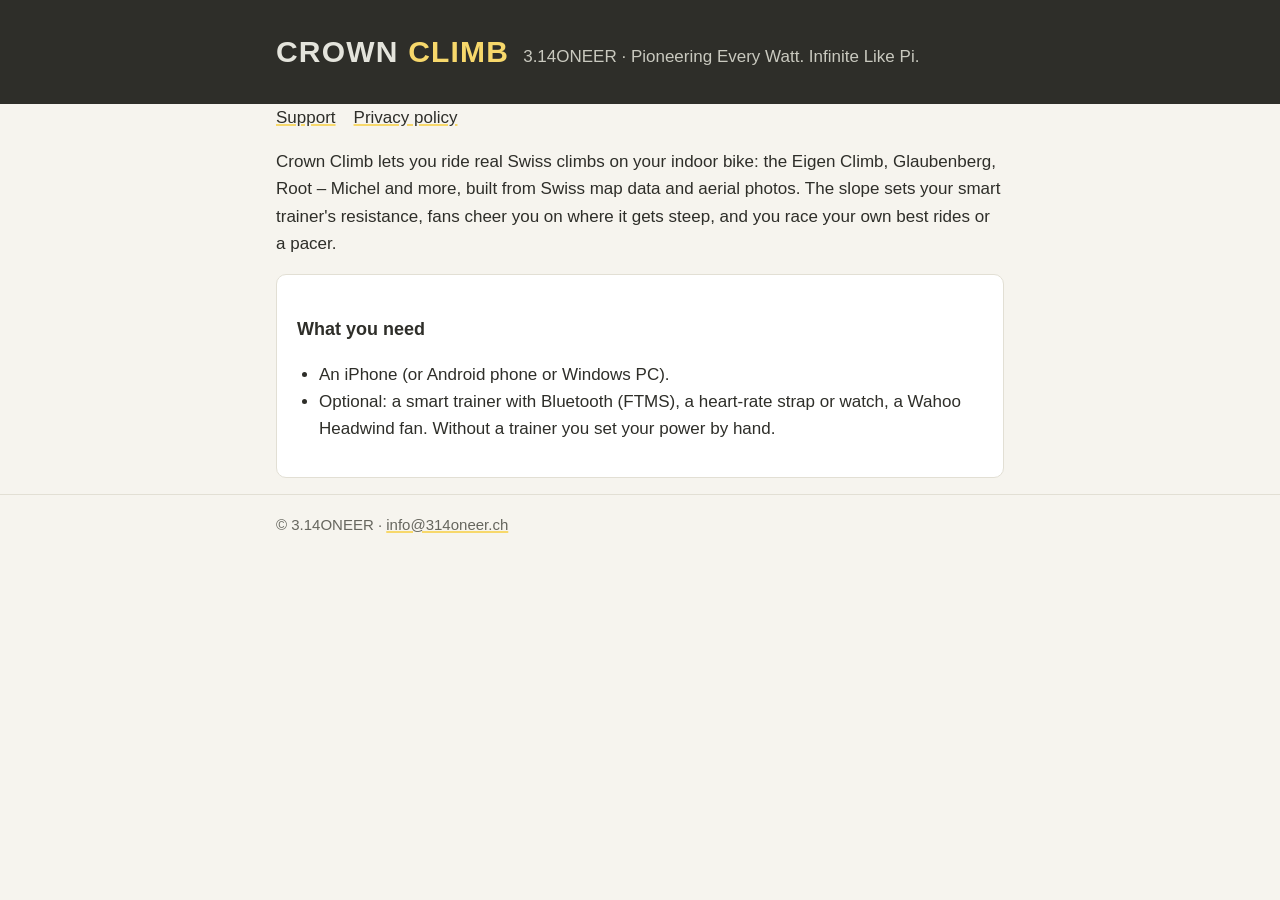
<file: docs/index.html>
<!doctype html>
<html lang="en">
<head>
<meta charset="utf-8">
<meta name="viewport" content="width=device-width, initial-scale=1">
<title>Crown Climb</title>
<link rel="stylesheet" href="style.css">
</head>
<body>
<header><div class="wrap"><h1>Crown <span>Climb</span></h1><p>3.14ONEER &middot; Pioneering Every Watt. Infinite Like Pi.</p></div></header>
<main class="wrap">
  <nav><a href="support.html">Support</a><a href="privacy.html">Privacy policy</a></nav>
  <p>Crown Climb lets you ride real Swiss climbs on your indoor bike: the Eigen Climb, Glaubenberg, Root&nbsp;&ndash;&nbsp;Michel and more,
  built from Swiss map data and aerial photos. The slope sets your smart trainer's resistance, fans cheer you on where it gets steep,
  and you race your own best rides or a pacer.</p>
  <div class="card">
    <h3>What you need</h3>
    <ul>
      <li>An iPhone (or Android phone or Windows PC).</li>
      <li>Optional: a smart trainer with Bluetooth (FTMS), a heart-rate strap or watch, a Wahoo Headwind fan.
      Without a trainer you set your power by hand.</li>
    </ul>
  </div>
</main>
<footer><div class="wrap">&copy; 3.14ONEER &middot; <a href="mailto:info@314oneer.ch">info@314oneer.ch</a></div></footer>
</body>
</html>
</file>
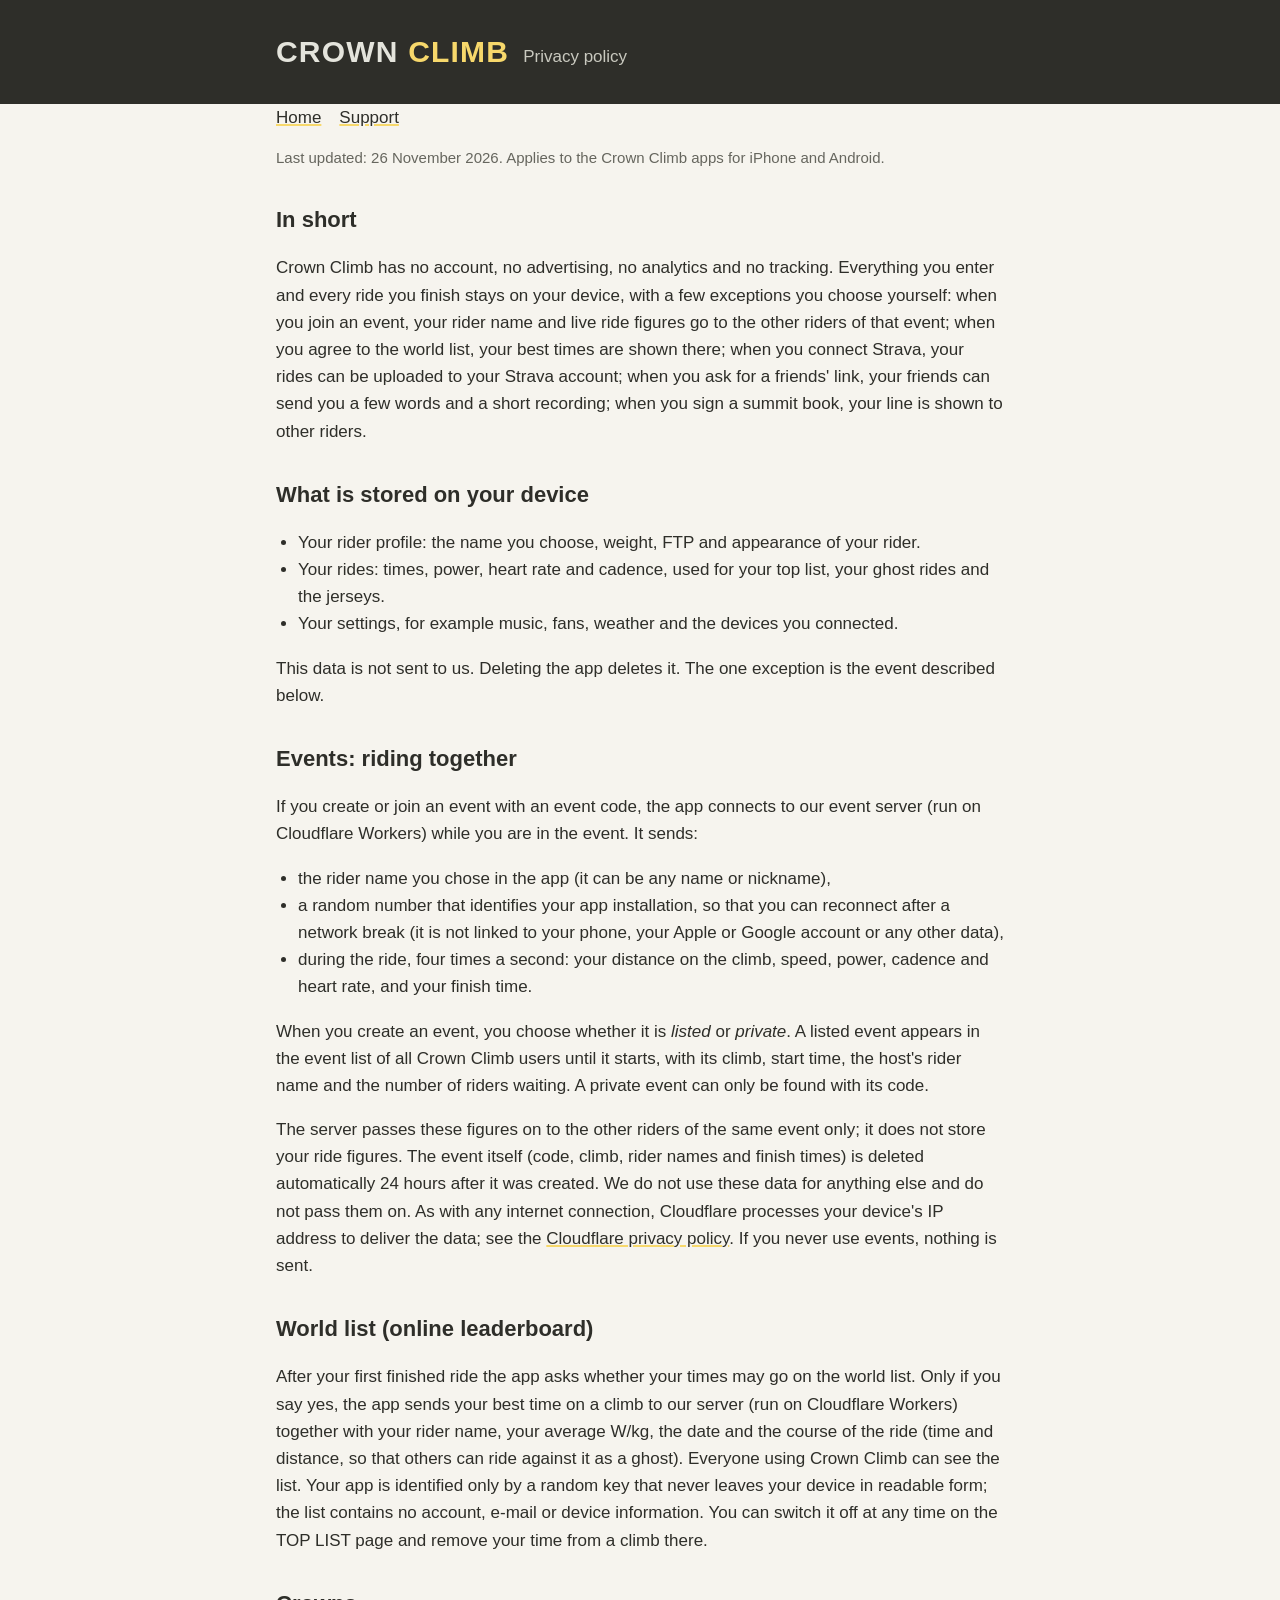
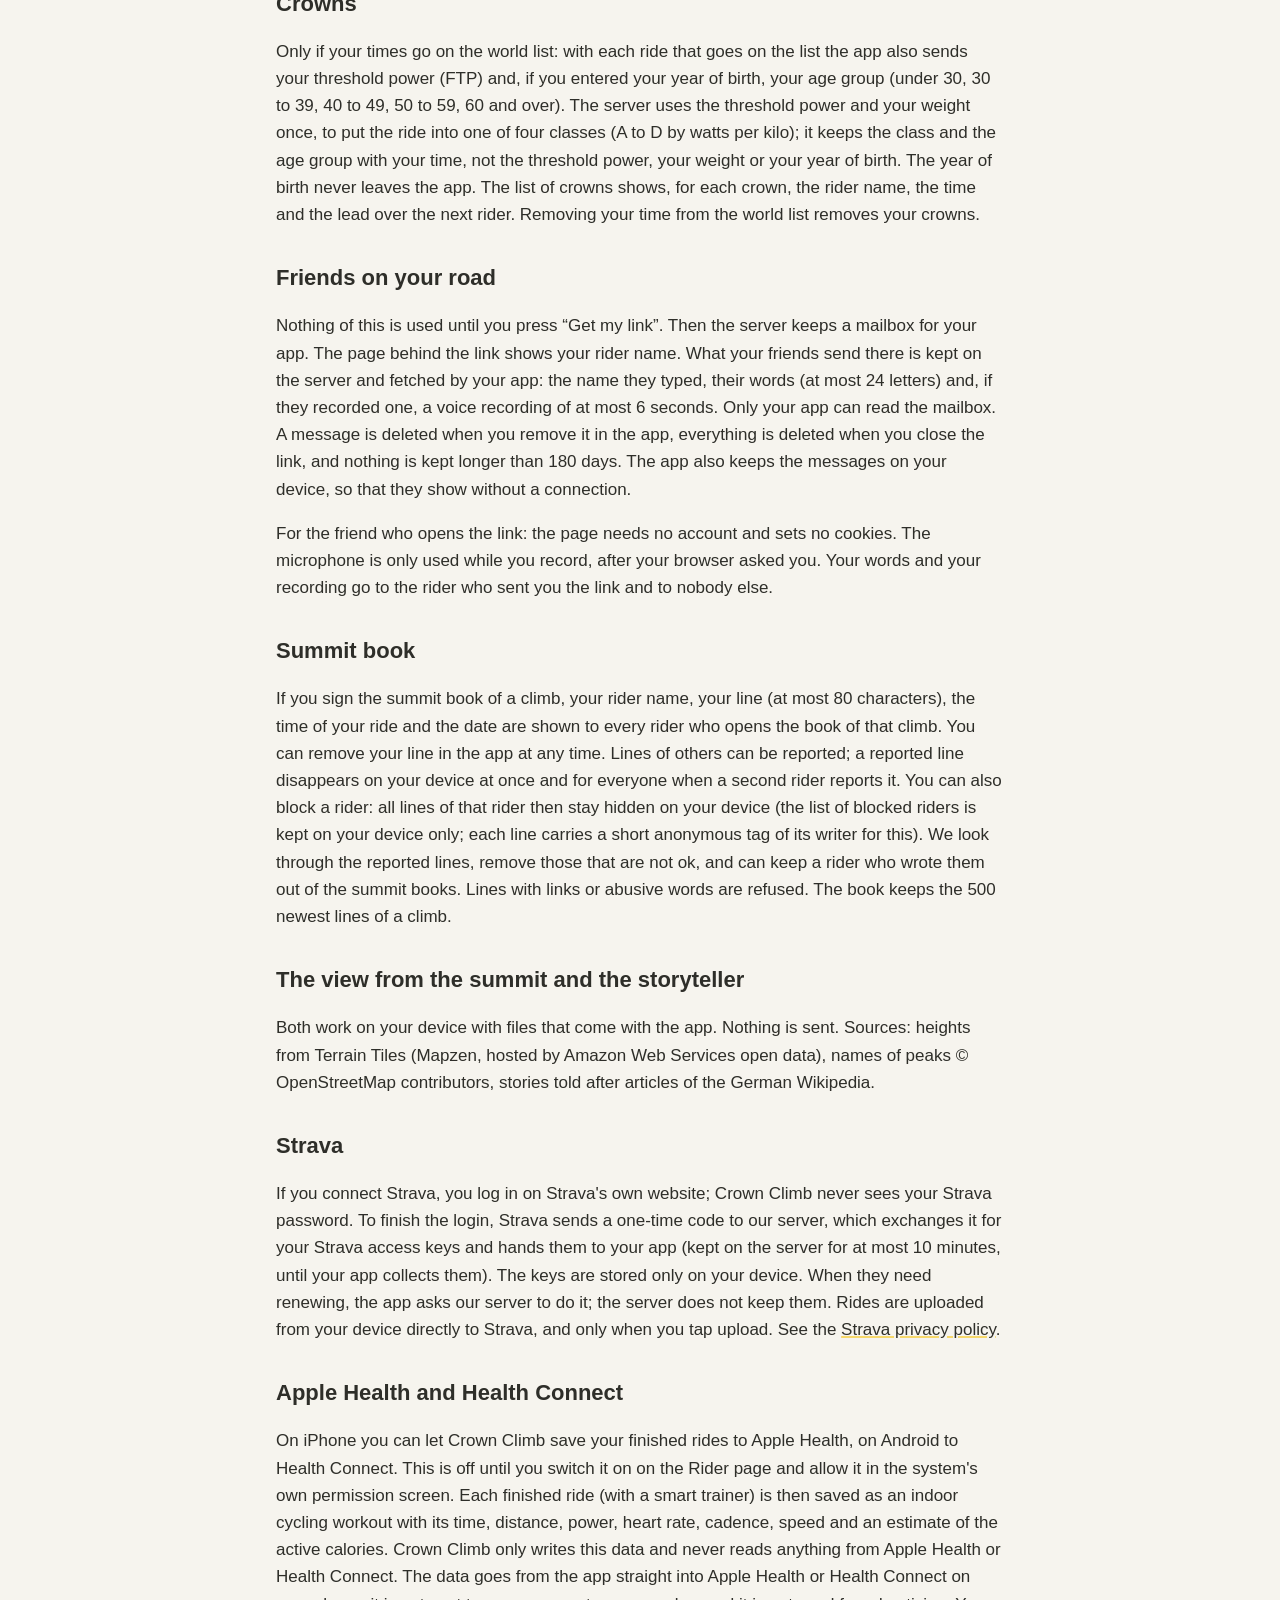
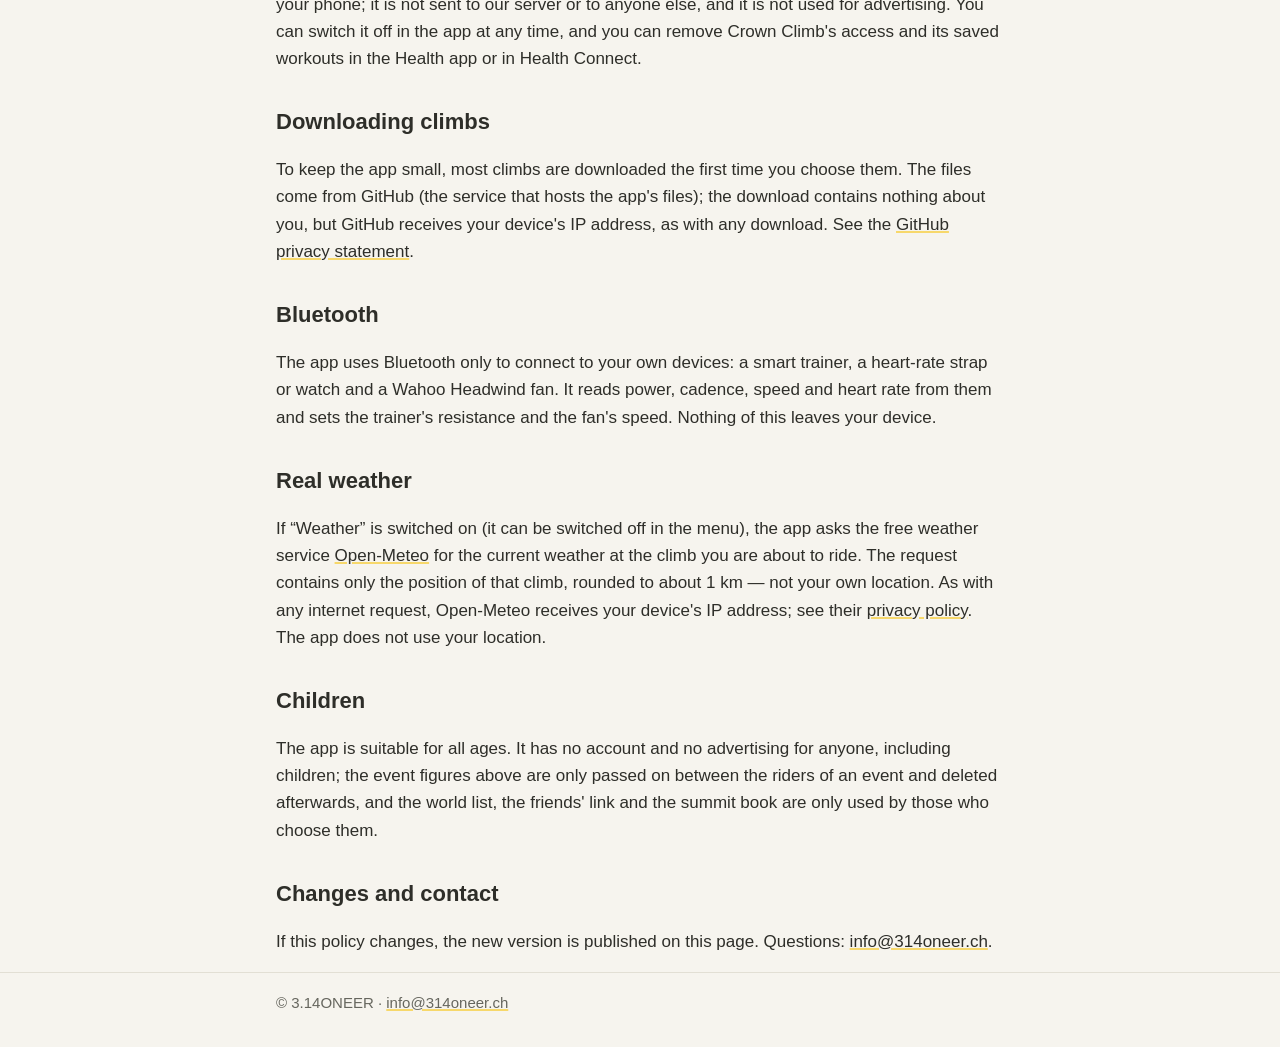
<file: docs/privacy.html>
<!doctype html>
<html lang="en">
<head>
<meta charset="utf-8">
<meta name="viewport" content="width=device-width, initial-scale=1">
<title>Crown Climb Privacy</title>
<link rel="stylesheet" href="style.css">
</head>
<body>
<header><div class="wrap"><h1>Crown <span>Climb</span></h1><p>Privacy policy</p></div></header>
<main class="wrap">
  <nav><a href="index.html">Home</a><a href="support.html">Support</a></nav>
  <p class="muted">Last updated: 26 November 2026. Applies to the Crown Climb apps for iPhone and Android.</p>

  <h2>In short</h2>
  <p>Crown Climb has no account, no advertising, no analytics and no tracking. Everything you enter and every ride you
  finish stays on your device, with a few exceptions you choose yourself: when you join an event, your rider name and live
  ride figures go to the other riders of that event; when you agree to the world list, your best times are shown there;
  when you connect Strava, your rides can be uploaded to your Strava account; when you ask for a friends' link, your
  friends can send you a few words and a short recording; when you sign a summit book, your line is shown to other
  riders.</p>

  <h2>What is stored on your device</h2>
  <ul>
    <li>Your rider profile: the name you choose, weight, FTP and appearance of your rider.</li>
    <li>Your rides: times, power, heart rate and cadence, used for your top list, your ghost rides and the jerseys.</li>
    <li>Your settings, for example music, fans, weather and the devices you connected.</li>
  </ul>
  <p>This data is not sent to us. Deleting the app deletes it. The one exception is the event described below.</p>

  <h2>Events: riding together</h2>
  <p>If you create or join an event with an event code, the app connects to our event server (run on Cloudflare
  Workers) while you are in the event. It sends:</p>
  <ul>
    <li>the rider name you chose in the app (it can be any name or nickname),</li>
    <li>a random number that identifies your app installation, so that you can reconnect after a network break (it is not
    linked to your phone, your Apple or Google account or any other data),</li>
    <li>during the ride, four times a second: your distance on the climb, speed, power, cadence and heart rate, and your
    finish time.</li>
  </ul>
  <p>When you create an event, you choose whether it is <em>listed</em> or <em>private</em>. A listed event appears in the
  event list of all Crown Climb users until it starts, with its climb, start time, the host's rider name and the number of
  riders waiting. A private event can only be found with its code.</p>
  <p>The server passes these figures on to the other riders of the same event only; it does not store your ride figures.
  The event itself (code, climb, rider names and finish times) is deleted automatically 24 hours after it was created.
  We do not use these data for anything else and do not pass them on. As with any internet connection, Cloudflare
  processes your device's IP address to deliver the data; see the
  <a href="https://www.cloudflare.com/privacypolicy/">Cloudflare privacy policy</a>. If you never use events, nothing is sent.</p>

  <h2>World list (online leaderboard)</h2>
  <p>After your first finished ride the app asks whether your times may go on the world list. Only if you say yes, the app
  sends your best time on a climb to our server (run on Cloudflare Workers) together with your rider name, your average
  W/kg, the date and the course of the ride (time and distance, so that others can ride against it as a ghost). Everyone
  using Crown Climb can see the list. Your app is identified only by a random key that never leaves your device in readable
  form; the list contains no account, e-mail or device information. You can switch it off at any time on the TOP LIST page
  and remove your time from a climb there.</p>

  <h2>Crowns</h2>
  <p>Only if your times go on the world list: with each ride that goes on the list the app also sends your threshold
  power (FTP) and, if you entered your year of birth, your age group (under 30, 30 to 39, 40 to 49, 50 to 59, 60 and
  over). The server uses the threshold power and your weight once, to put the ride into one of four classes (A to D by
  watts per kilo); it keeps the class and the age group with your time, not the threshold power, your weight or your year
  of birth. The year of birth never leaves the app. The list of crowns shows, for each crown, the rider name, the time
  and the lead over the next rider. Removing your time from the world list removes your crowns.</p>

  <h2>Friends on your road</h2>
  <p>Nothing of this is used until you press &ldquo;Get my link&rdquo;. Then the server keeps a mailbox for your app. The
  page behind the link shows your rider name. What your friends send there is kept on the server and fetched by your
  app: the name they typed, their words (at most 24 letters) and, if they recorded one, a voice recording of at most 6
  seconds. Only your app can read the mailbox. A message is deleted when you remove it in the app, everything is deleted
  when you close the link, and nothing is kept longer than 180 days. The app also keeps the messages on your device, so
  that they show without a connection.</p>
  <p>For the friend who opens the link: the page needs no account and sets no cookies. The microphone is only used while
  you record, after your browser asked you. Your words and your recording go to the rider who sent you the link and to
  nobody else.</p>

  <h2>Summit book</h2>
  <p>If you sign the summit book of a climb, your rider name, your line (at most 80 characters), the time of your ride
  and the date are shown to every rider who opens the book of that climb. You can remove your line in the app at any
  time. Lines of others can be reported; a reported line disappears on your device at once and for everyone when a second
  rider reports it. You can also block a rider: all lines of that rider then stay hidden on your device (the list of
  blocked riders is kept on your device only; each line carries a short anonymous tag of its writer for this). We look
  through the reported lines, remove those that are not ok, and can keep a rider who wrote them out of the summit books.
  Lines with links or abusive words are refused. The book keeps the 500 newest lines of a climb.</p>

  <h2>The view from the summit and the storyteller</h2>
  <p>Both work on your device with files that come with the app. Nothing is sent. Sources: heights from Terrain Tiles
  (Mapzen, hosted by Amazon Web Services open data), names of peaks &copy; OpenStreetMap contributors, stories told after
  articles of the German Wikipedia.</p>

  <h2>Strava</h2>
  <p>If you connect Strava, you log in on Strava's own website; Crown Climb never sees your Strava password. To finish the
  login, Strava sends a one-time code to our server, which exchanges it for your Strava access keys and hands them to your
  app (kept on the server for at most 10 minutes, until your app collects them). The keys are stored only on your device.
  When they need renewing, the app asks our server to do it; the server does not keep them. Rides are uploaded from your
  device directly to Strava, and only when you tap upload. See the
  <a href="https://www.strava.com/legal/privacy">Strava privacy policy</a>.</p>

  <h2>Apple Health and Health Connect</h2>
  <p>On iPhone you can let Crown Climb save your finished rides to Apple Health, on Android to Health Connect. This is off
  until you switch it on on the Rider page and allow it in the system's own permission screen. Each finished ride (with a
  smart trainer) is then saved as an indoor cycling workout with its time, distance, power, heart rate, cadence, speed and
  an estimate of the active calories. Crown Climb only writes this data and never reads anything from Apple Health or
  Health Connect. The data goes from the app straight into Apple Health or Health Connect on your phone; it is not sent to
  our server or to anyone else, and it is not used for advertising. You can switch it off in the app at any time, and you
  can remove Crown Climb's access and its saved workouts in the Health app or in Health Connect.</p>

  <h2>Downloading climbs</h2>
  <p>To keep the app small, most climbs are downloaded the first time you choose them. The files come from GitHub
  (the service that hosts the app's files); the download contains nothing about you, but GitHub receives your device's
  IP address, as with any download. See the
  <a href="https://docs.github.com/en/site-policy/privacy-policies/github-general-privacy-statement">GitHub privacy statement</a>.</p>

  <h2>Bluetooth</h2>
  <p>The app uses Bluetooth only to connect to your own devices: a smart trainer, a heart-rate strap or watch and a
  Wahoo Headwind fan. It reads power, cadence, speed and heart rate from them and sets the trainer's resistance and the
  fan's speed. Nothing of this leaves your device.</p>

  <h2>Real weather</h2>
  <p>If &ldquo;Weather&rdquo; is switched on (it can be switched off in the menu), the app asks the free weather service
  <a href="https://open-meteo.com/">Open-Meteo</a> for the current weather at the climb you are about to ride. The request contains
  only the position of that climb, rounded to about 1&nbsp;km &mdash; not your own location. As with any internet request,
  Open-Meteo receives your device's IP address; see their <a href="https://open-meteo.com/en/terms#privacy">privacy policy</a>.
  The app does not use your location.</p>

  <h2>Children</h2>
  <p>The app is suitable for all ages. It has no account and no advertising for anyone, including children; the event figures
  above are only passed on between the riders of an event and deleted afterwards, and the world list, the friends' link
  and the summit book are only used by those who choose them.</p>

  <h2>Changes and contact</h2>
  <p>If this policy changes, the new version is published on this page. Questions:
  <a href="mailto:info@314oneer.ch">info@314oneer.ch</a>.</p>
</main>
<footer><div class="wrap">&copy; 3.14ONEER &middot; <a href="mailto:info@314oneer.ch">info@314oneer.ch</a></div></footer>
</body>
</html>
</file>
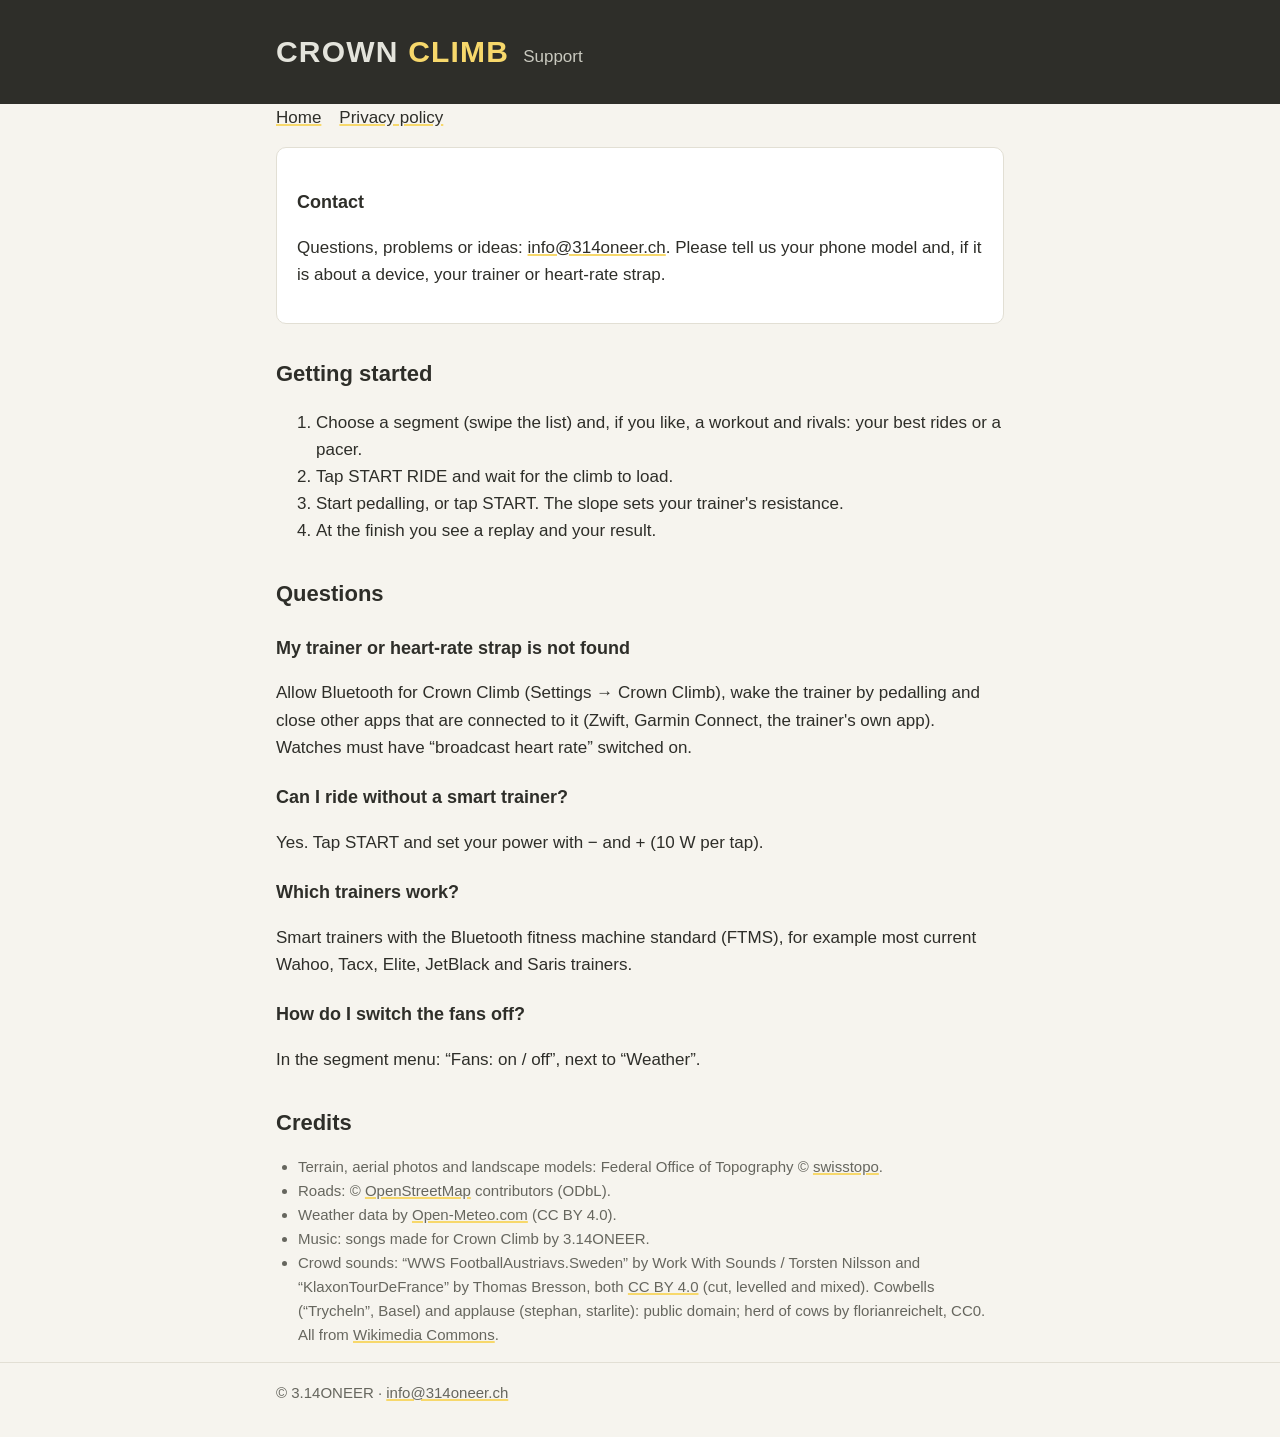
<file: docs/support.html>
<!doctype html>
<html lang="en">
<head>
<meta charset="utf-8">
<meta name="viewport" content="width=device-width, initial-scale=1">
<title>Crown Climb Support</title>
<link rel="stylesheet" href="style.css">
</head>
<body>
<header><div class="wrap"><h1>Crown <span>Climb</span></h1><p>Support</p></div></header>
<main class="wrap">
  <nav><a href="index.html">Home</a><a href="privacy.html">Privacy policy</a></nav>

  <div class="card">
    <h3>Contact</h3>
    <p>Questions, problems or ideas: <a href="mailto:info@314oneer.ch">info@314oneer.ch</a>.
    Please tell us your phone model and, if it is about a device, your trainer or heart-rate strap.</p>
  </div>

  <h2>Getting started</h2>
  <ol>
    <li>Choose a segment (swipe the list) and, if you like, a workout and rivals: your best rides or a pacer.</li>
    <li>Tap START RIDE and wait for the climb to load.</li>
    <li>Start pedalling, or tap START. The slope sets your trainer's resistance.</li>
    <li>At the finish you see a replay and your result.</li>
  </ol>

  <h2>Questions</h2>
  <h3>My trainer or heart-rate strap is not found</h3>
  <p>Allow Bluetooth for Crown Climb (Settings &rarr; Crown Climb), wake the trainer by pedalling and close other apps that
  are connected to it (Zwift, Garmin Connect, the trainer's own app). Watches must have &ldquo;broadcast heart rate&rdquo; switched on.</p>
  <h3>Can I ride without a smart trainer?</h3>
  <p>Yes. Tap START and set your power with &minus; and + (10&nbsp;W per tap).</p>
  <h3>Which trainers work?</h3>
  <p>Smart trainers with the Bluetooth fitness machine standard (FTMS), for example most current Wahoo, Tacx, Elite,
  JetBlack and Saris trainers.</p>
  <h3>How do I switch the fans off?</h3>
  <p>In the segment menu: &ldquo;Fans: on / off&rdquo;, next to &ldquo;Weather&rdquo;.</p>

  <h2>Credits</h2>
  <ul class="muted">
    <li>Terrain, aerial photos and landscape models: Federal Office of Topography &copy; <a href="https://www.swisstopo.admin.ch/">swisstopo</a>.</li>
    <li>Roads: &copy; <a href="https://www.openstreetmap.org/copyright">OpenStreetMap</a> contributors (ODbL).</li>
    <li>Weather data by <a href="https://open-meteo.com/">Open-Meteo.com</a> (CC BY 4.0).</li>
    <li>Music: songs made for Crown Climb by 3.14ONEER.</li>
    <li>Crowd sounds: &ldquo;WWS FootballAustriavs.Sweden&rdquo; by Work With Sounds / Torsten Nilsson and
      &ldquo;KlaxonTourDeFrance&rdquo; by Thomas Bresson, both <a href="https://creativecommons.org/licenses/by/4.0/">CC BY 4.0</a>
      (cut, levelled and mixed). Cowbells (&ldquo;Trycheln&rdquo;, Basel) and applause (stephan, starlite): public domain;
      herd of cows by florianreichelt, CC0. All from <a href="https://commons.wikimedia.org/">Wikimedia Commons</a>.</li>
  </ul>
</main>
<footer><div class="wrap">&copy; 3.14ONEER &middot; <a href="mailto:info@314oneer.ch">info@314oneer.ch</a></div></footer>
</body>
</html>
</file>
<file: docs/style.css>
:root { --bg: #f6f4ee; --fg: #2e2e29; --muted: #66665e; --accent: #f7d86b; --card: #ffffff; --line: #e2dfd4; }
@media (prefers-color-scheme: dark) { :root { --bg: #2e2e29; --fg: #e4e4dc; --muted: #a8a89e; --card: #393933; --line: #4a4a43; } }
* { box-sizing: border-box; }
body { margin: 0; background: var(--bg); color: var(--fg); font: 17px/1.6 -apple-system, BlinkMacSystemFont, "Segoe UI", Roboto, Helvetica, Arial, sans-serif; }
header { background: #2e2e29; color: #e4e4dc; padding: 28px 16px; }
header .wrap { display: flex; align-items: baseline; gap: 14px; flex-wrap: wrap; }
header h1 { margin: 0; font-size: 30px; letter-spacing: 0.04em; text-transform: uppercase; }
header h1 span { color: var(--accent); }
header p { margin: 0; color: #c9c9bf; }
.wrap { max-width: 760px; margin: 0 auto; padding: 0 16px; }
main { padding: 28px 0 48px; }
h2 { font-size: 22px; margin: 32px 0 8px; }
h3 { font-size: 18px; margin: 22px 0 6px; }
a { color: inherit; text-decoration-color: var(--accent); text-decoration-thickness: 2px; }
.card { background: var(--card); border: 1px solid var(--line); border-radius: 10px; padding: 18px 20px; margin: 16px 0; }
.muted { color: var(--muted); font-size: 15px; }
nav a { margin-right: 18px; }
ul { padding-left: 22px; }
footer { border-top: 1px solid var(--line); padding: 18px 0 32px; color: var(--muted); font-size: 15px; }
</file>
